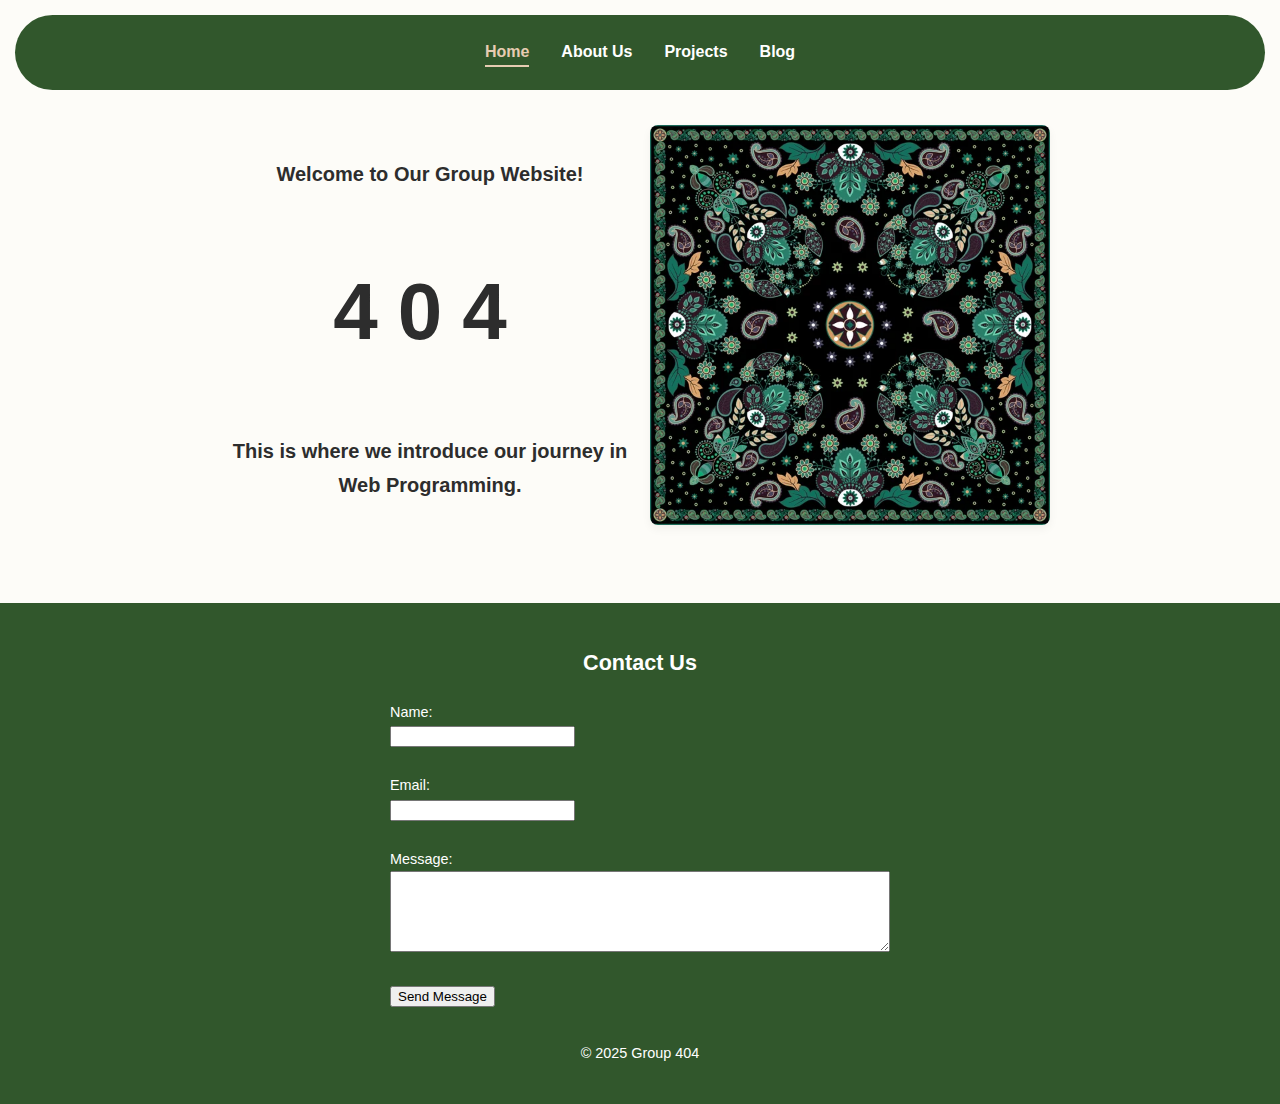
<file: index.html>
<!DOCTYPE html>
<html lang="en">
<head>
    <meta charset="UTF-8">
    <meta name="viewport" content="width=device-width, initial-scale=1.0">
    <title>404 | Home</title>
    <link rel="stylesheet" href="style.css">
</head>

<body>
    <div class="home-container">
        <header>
            <nav class="container">
              <a  class="active" href="index.html">Home</a>
              <a href="about.html">About Us</a>
              <a href="project.html">Projects</a>
              <div class="blog">
                <a href="#">Blog</a>
                <div class="blog-sublist">
                  <a href="blog-arinah.html">Arinah's Blog</a>
                  <a href="blog-farah.html">Farah's Blog</a>
                  <a href="blog-natasha.html">Natasha's Blog</a>
                </div>
              </div>
            </nav>
          </header>

        <main class="home">
            <section class="home-content">
                <div class="home-text">
                    <h2>Welcome to Our Group Website!</h2>
                    <h1>404</h1>
                    <h2>This is where we introduce our journey in Web Programming.</h2>
                </div>
                <div class="home-image">
                    <img src="/assets/batik.jpg" alt="Batik Motive" />
                </div>
            </section>
        </main>
    </div>

    <footer>
        <h2>Contact Us</h2>
        <form action="submit_form.php" method="POST" style="max-width: 500px; margin: auto; text-align: left;">
            <label for="name">Name:</label><br>
            <input type="text" id="name" name="name" required><br><br>

            <label for="email">Email:</label><br>
            <input type="email" id="email" name="email" required><br><br>

            <label for="message">Message:</label><br>
            <textarea id="message" name="message" rows="5" required style="width: 100%;"></textarea><br><br>

            <button type="submit">Send Message</button>
        </form>
        <p style="margin-top: 2rem;">&copy; 2025 Group 404</p>
    </footer>
</body>
</html>
</file>
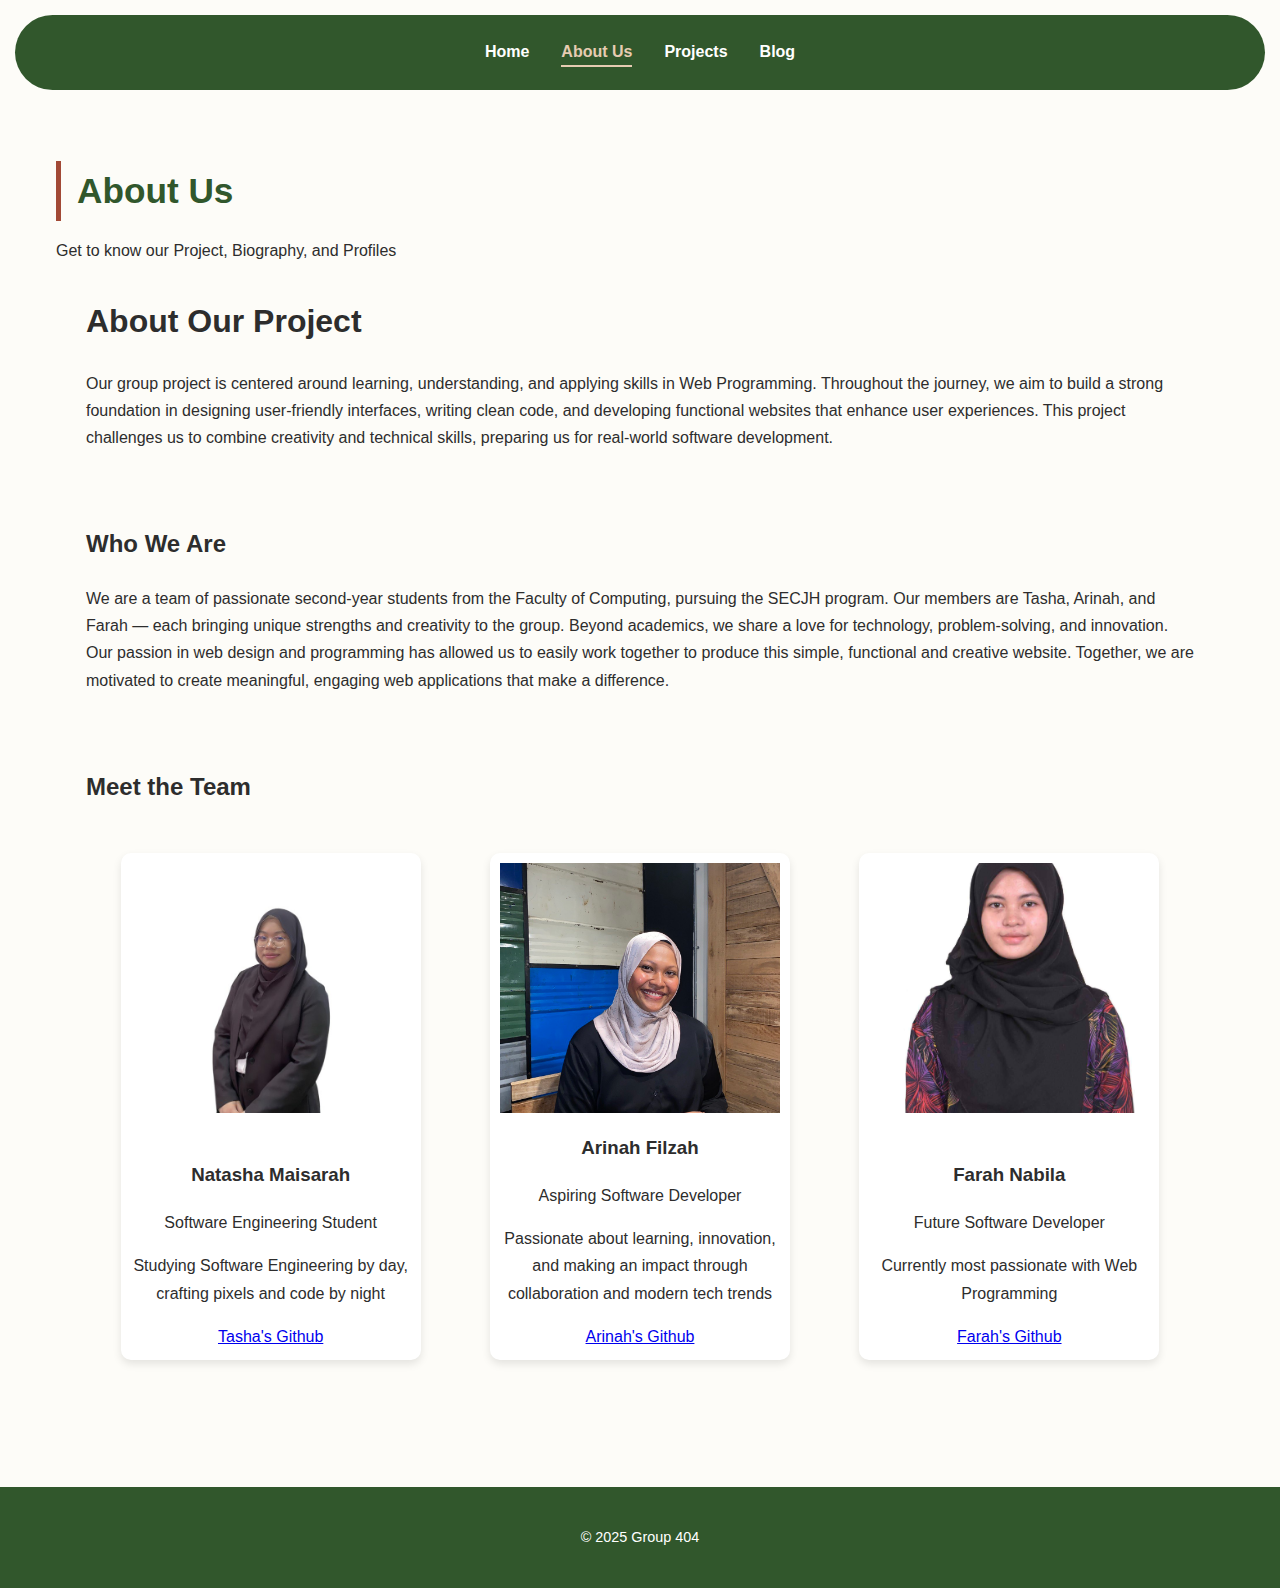
<file: about.html>
<!DOCTYPE html>
<html lang="en">
<head>
    <meta charset="UTF-8">
    <meta name="viewport" content="width=device-width, initial-scale=1.0">
    <title>About Us</title>
    <link rel="stylesheet" href="style.css">
</head>

<body>
    <!-- Shared Navigation -->
  <div class="project-container">
    <header>
        <nav class="container">
          <a href="index.html">Home</a>
          <a class="active" href="about.html">About Us</a>
          <a href="project.html">Projects</a>
          <div class="blog">
            <a href="#">Blog</a>
            <div class="blog-sublist">
              <a href="blog-arinah.html">Arinah's Blog</a>
              <a href="blog-farah.html">Farah's Blog</a>
              <a href="blog-natasha.html">Natasha's Blog</a>
            </div>
          </div>
        </nav>
      </header>

      <main class="container">
        <section>
          <h1 class="section-title">About Us</h1>
          <p>Get to know our Project, Biography, and Profiles</p>
        </section>
        
        <!-- Section 1: About -->
        <section id="about">
            <h1>About Our Project</h1>
            <p>
                Our group project is centered around learning, understanding, and applying skills in Web Programming. 
                Throughout the journey, we aim to build a strong foundation in designing user-friendly interfaces, writing clean code, 
                and developing functional websites that enhance user experiences. This project challenges us to combine creativity and technical skills, 
                preparing us for real-world software development.
            </p>
            <br>
        </section>
        
        <!-- Section 2: Our Biography -->
        <section id="biography">
            <h2>Who We Are</h2>
            <p>
                We are a team of passionate second-year students from the Faculty of Computing, pursuing the SECJH program.
                Our members are Tasha, Arinah, and Farah — each bringing unique strengths and creativity to the group. 
                Beyond academics, we share a love for technology, problem-solving, and innovation.
                Our passion in web design and programming has allowed us to easily work together to produce this simple, functional and creative website.
                Together, we are motivated to create meaningful, engaging web applications that make a difference.
            </p>
            <br>
        </section>
        
        <!-- Section 3: Our Profiles -->
        <section id="profiles">
            <h2>Meet the Team</h2>
            <div class="cards">
        
                <!-- Card 1: Tasha -->
                <div class="card2">
                    <img src="/assets/natasha.jpg" alt="Tasha's Profile Picture">
                    <div class="card-content">
                        <h3>Natasha Maisarah</h3>
                        <p>Software Engineering Student</p>
                        <p>Studying Software Engineering by day, crafting pixels and code by night</p>
                        <a href="https://github.com/natasha-maisarah" target="_blank">Tasha's Github</a>
                    </div>
                </div>
        
                <!-- Card 2: Arinah -->
                <div class="card2">
                    <img src="/assets/arinahfilzah.jpg" alt="Arinah's Profile Picture">
                    <div class="card-content">
                        <h3>Arinah Filzah</h3>
                        <p>Aspiring Software Developer</p>
                        <p>Passionate about learning, innovation, and making an impact through collaboration and modern tech trends</p>
                        <a href="https://github.com/arinahfilzah" target="_blank">Arinah's Github</a>
                    </div>
                </div>
        
                <!-- Card 3: Farah -->
                <div class="card2">
                    <img src="/assets/Farah.jpg" alt="Farah's Profile Picture">
                    <div class="card-content">
                        <h3>Farah Nabila</h3>
                        <p>Future Software Developer</p>
                        <p>Currently most passionate with Web Programming</p>
                        <a href="https://github.com/Farah-Nabila-bit" target="_blank">Farah's Github</a>
                    </div>
                </div>
        
            </div>
        </section>
      </main>

    <!-- Shared Footer -->
    <footer>
        <p>&copy; 2025 Group 404</p>
    </footer>
</body>
</html>
</file>
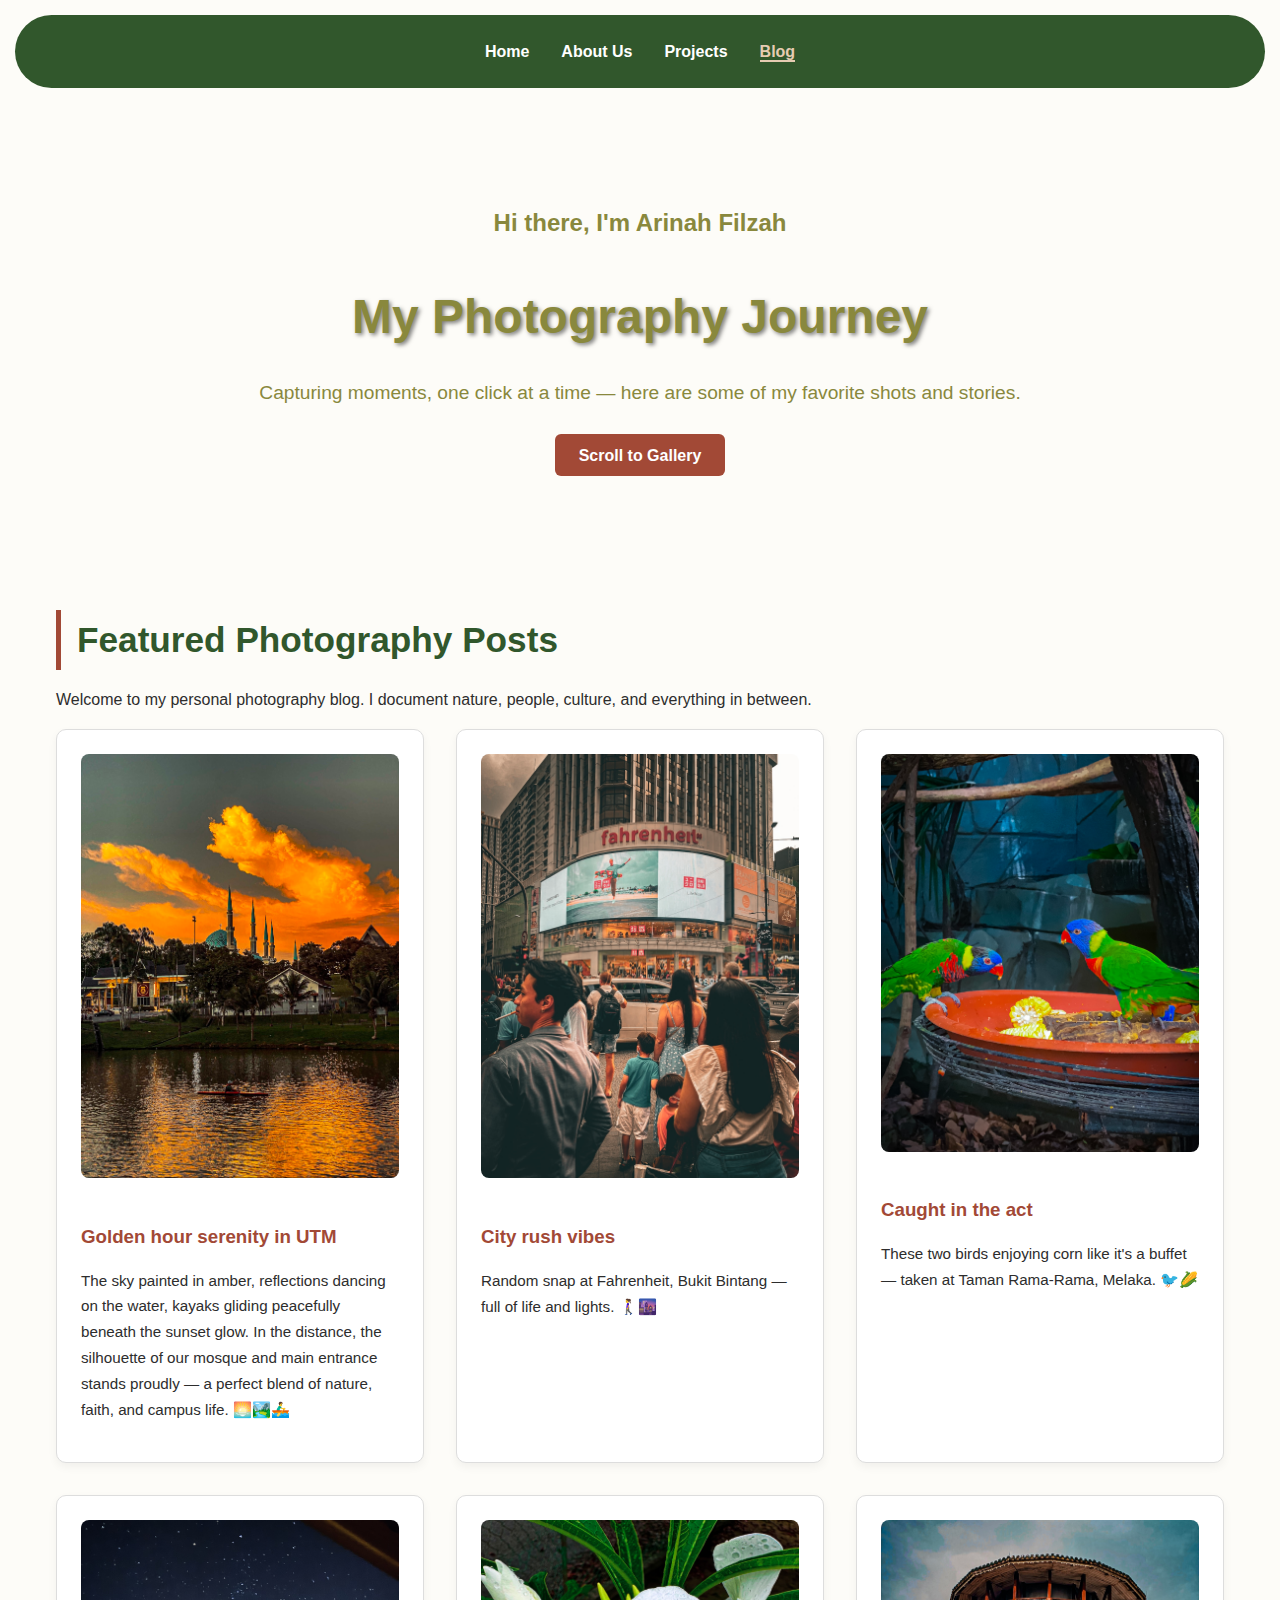
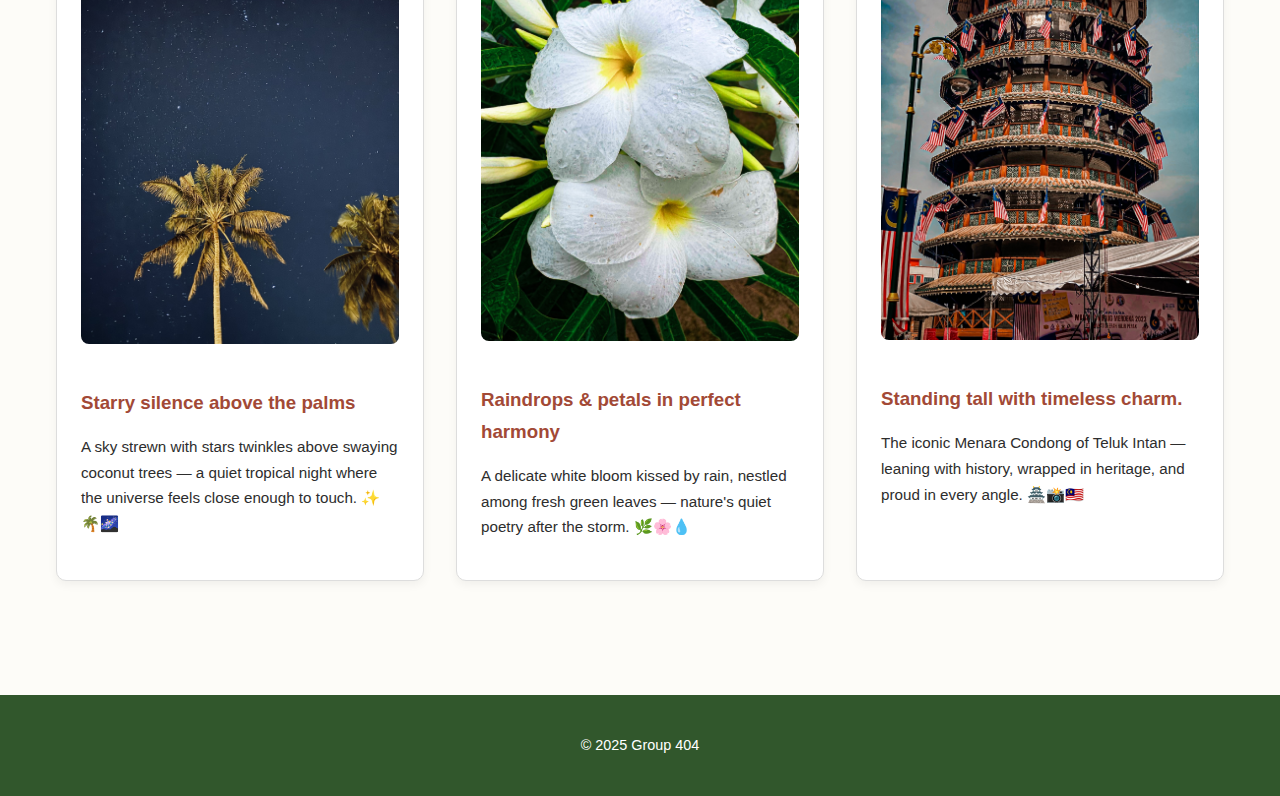
<file: blog-arinah.html>
<!DOCTYPE html>
<html lang="en">
<head>
  <meta charset="UTF-8" />
  <meta name="viewport" content="width=device-width, initial-scale=1.0"/>
  <title>My Photography Blog</title>
  <link rel="stylesheet" href="style.css" />
</head>
<body>

  <!-- Navigation -->
  <header>
    <nav class="container">
      <a href="index.html">Home</a>
      <a href="about.html">About Us</a>
      <a href="project.html">Projects</a>
      <div class="blog">
        <a class="active" href="#">Blog</a>
        <div class="blog-sublist">
          <a class="active" href="blog-arinah.html">Arinah's Blog</a>
          <a href="blog-farah.html">Farah's Blog</a>
          <a href="blog-natasha.html">Natasha's Blog</a>
        </div>
      </div>
    </nav>
  </header>

  <!-- Hero section (optional) -->
  <section class="hero">
    <h2> Hi there, I'm Arinah Filzah</h2>
    <h1>My Photography Journey</h1>
    <p>Capturing moments, one click at a time — here are some of my favorite shots and stories.</p>
    <a href="#gallery" class="btn">Scroll to Gallery</a>
  </section>

  <main class="container" id="gallery">
    <!-- Blog Intro -->
    <section>
      <h2 class="section-title">Featured Photography Posts</h2>
      <p>Welcome to my personal photography blog. I document nature, people, culture, and everything in between.</p>
    </section>

    <!-- Photo Blog Cards -->
    <section class="grid-3">
      <div class="card">
        <img src="/assets/sunsetutm.PNG" alt="Sunset in UTM" />
        <h3>Golden hour serenity in UTM</h3>
        <p>The sky painted in amber, reflections dancing on the water, kayaks gliding peacefully beneath the sunset glow. 
            In the distance, the silhouette of our mosque and main entrance stands proudly — a perfect blend of nature, faith, and campus life. 🌅🏞️🚣‍♂️</p>
      </div>

      <div class="card">
        <img src="/assets/bukitbintang.PNG" alt="Bukit Bintang" />
        <h3>City rush vibes</h3>
        <p>Random snap at Fahrenheit, Bukit Bintang — full of life and lights. 🚶‍♀️🌆</p>
      </div>

      <div class="card">
        <img src="/assets/lovebirds.PNG" alt="Love Birds" />
        <h3>Caught in the act</h3>
        <p>These two birds enjoying corn like it's a buffet — taken at Taman Rama-Rama, Melaka. 🐦🌽</p>
      </div>

      <div class="card">
        <img src="/assets/starrynight.JPG" alt="Starry Night" />
        <h3>Starry silence above the palms</h3>
        <p>A sky strewn with stars twinkles above swaying coconut trees — a quiet tropical night where 
          the universe feels close enough to touch. ✨🌴🌌</p>
      </div>

      <div class="card">
        <img src="assets/petals.PNG" alt="petals" />
        <h3>Raindrops & petals in perfect harmony</h3>
        <p>A delicate white bloom kissed by rain, nestled among fresh green leaves — nature's quiet poetry
          after the storm. 🌿🌸💧</p>
      </div>

      <div class="card">
        <img src="assets/menara.PNG" alt="Menara Condong" />
        <h3>Standing tall with timeless charm.</h3>
        <p>The iconic Menara Condong of Teluk Intan — leaning with history, wrapped in heritage, and proud in 
          every angle. 🏯📸🇲🇾</p>
      </div>
    </section>
  </main>

  <!-- Footer -->
  <footer>
    <p>&copy; 2025 Group 404</p>
  </footer>

</body>
</html>
</file>
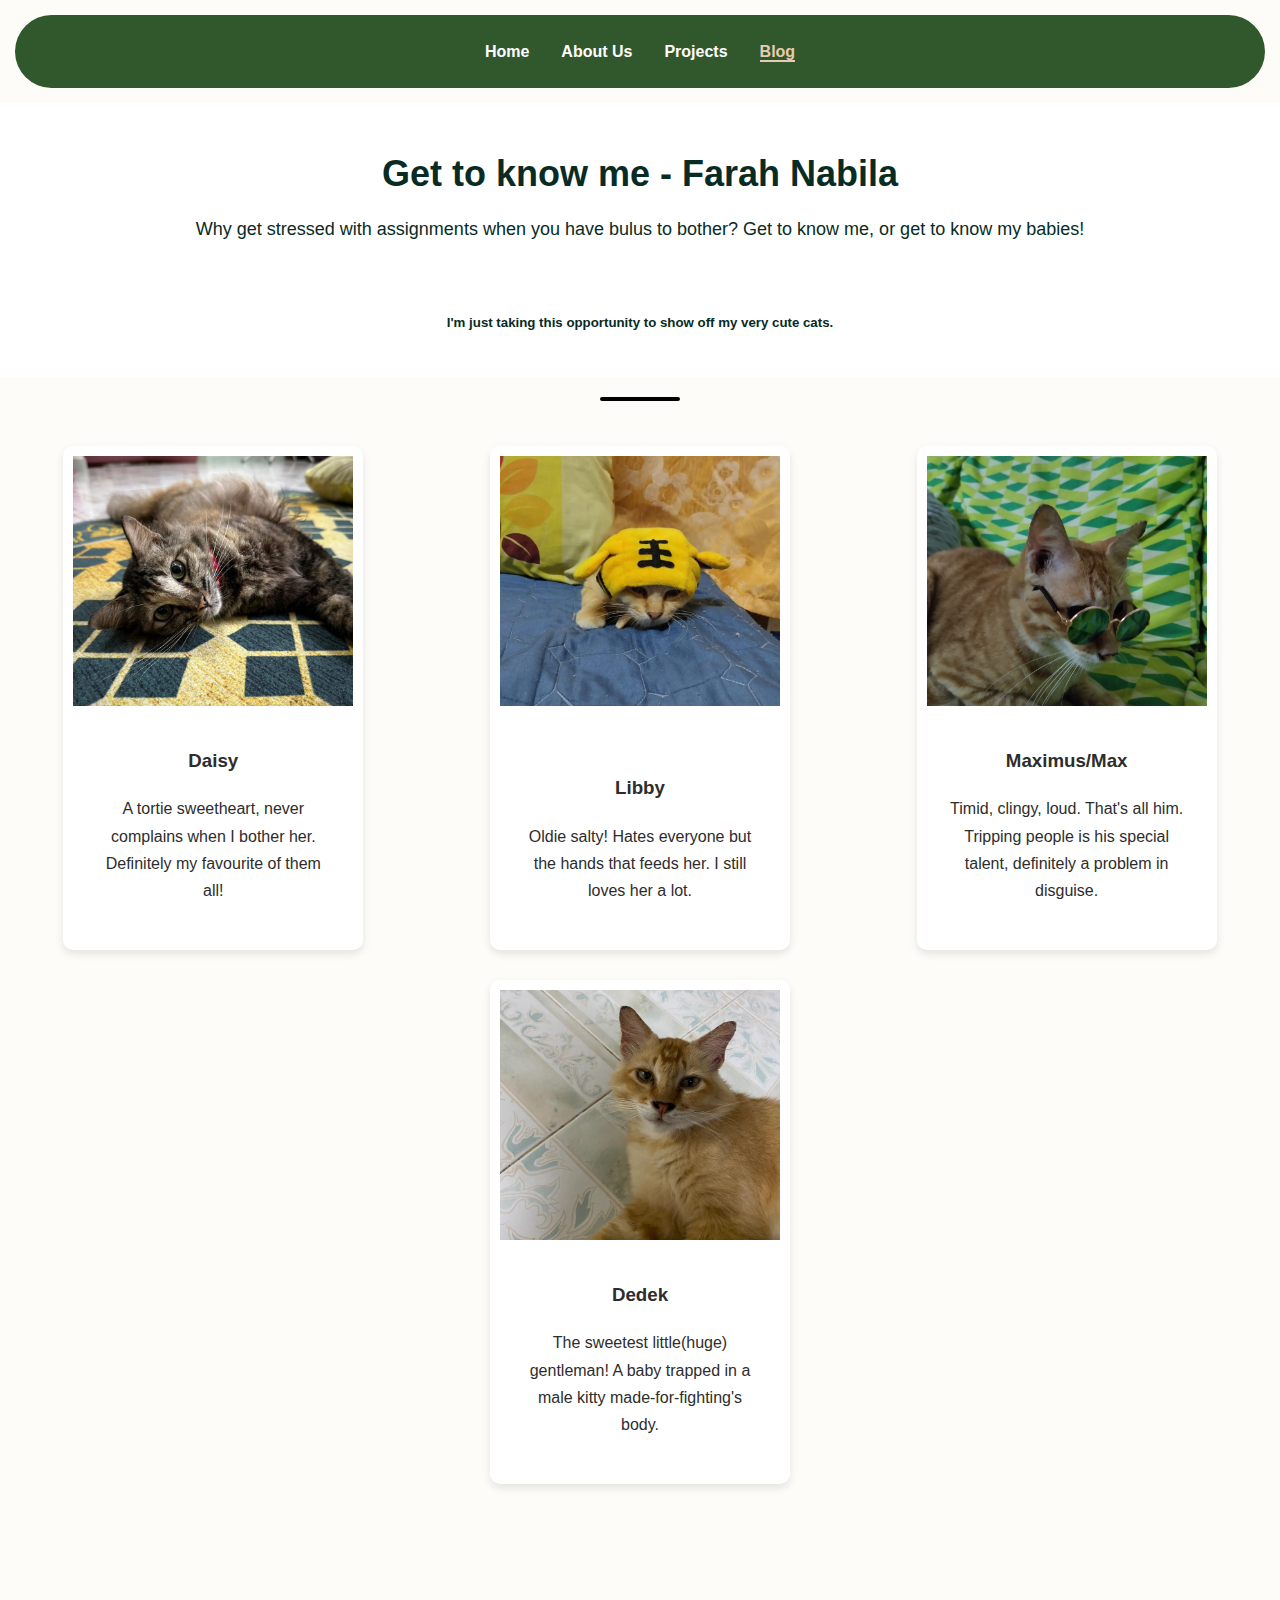
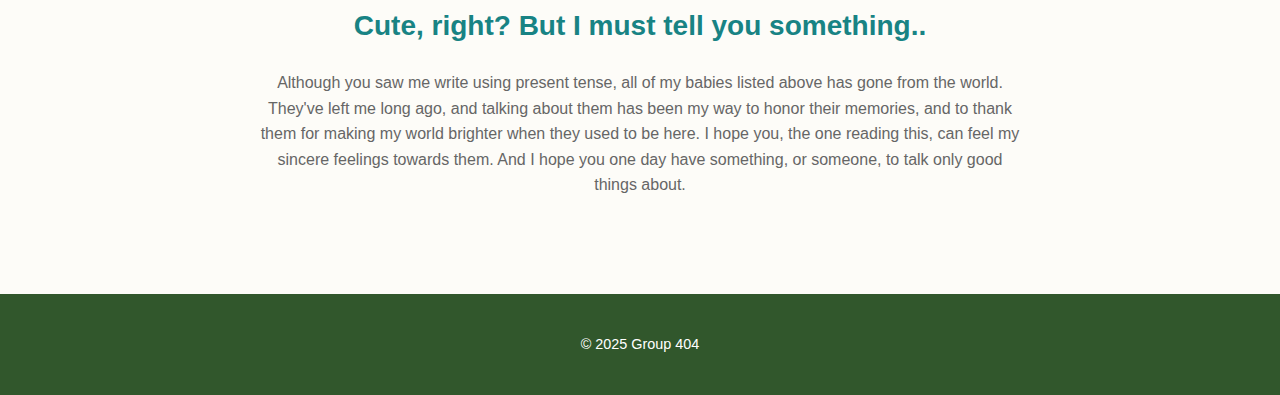
<file: blog-farah.html>
<!DOCTYPE html>
<html lang="en">
<head>
    <meta charset="UTF-8">
    <meta name="viewport" content="width=device-width, initial-scale=1.0">
    <title>Get to know my Cats</title>
    <link rel="stylesheet" href="style.css">
</head>
<body>
    <!-- Navigation -->
  <header>
    <nav class="container">
      <a href="index.html">Home</a>
      <a href="about.html">About Us</a>
      <a href="project.html">Projects</a>
      <div class="blog">
        <a href="#" class="active">Blog</a>
        <div class="blog-sublist">
          <a href="blog-arinah.html">Arinah's Blog</a>
          <a href="blog-farah.html">Farah's Blog</a>
          <a href="blog-natasha.html">Natasha's Blog</a>
        </div>
      </div>
    </nav>
  </header>

  <section class="fblog">
    <h1>Get to know me - Farah Nabila</h1>
    <p>Why get stressed with assignments when you have bulus to bother? Get to know me, or get to know my babies!</p>
    <br>
    <h5> I'm just taking this opportunity to show off my very cute cats.</h5>
  </section>

<div class="divider"></div>

<section class="cards">

    <!-- Card 1 -->
    <div class="card2">
        <img src="/assets/bulus1.jpg" alt="Bulus 1">
        <div class="card2-content">
            <h3>Daisy</h3>
            <p>A tortie sweetheart, never complains when I bother her. Definitely my favourite of them all!</p>
        </div>
    </div>

    <!-- Card 2 -->
    <div class="card2">
        <img src="/assets/bulus2.jpg" alt="Bulus 2">
        <div class="card2-content">
            <h3>Libby</h3>
            <p>Oldie salty! Hates everyone but the hands that feeds her. I still loves her a lot.</p>
        </div>
    </div>

    <!-- Card 3 -->
    <div class="card2">
        <img src="/assets/bulus3.jpg" alt="Bulus 3">
        <div class="card2-content">
            <h3>Maximus/Max</h3>
            <p>Timid, clingy, loud. That's all him. Tripping people is his special talent, definitely a problem in disguise.</p>
        </div>
    </div>

    <!-- Card 4 -->
    <div class="card2">
        <img src="/assets/bulus4.jpg" alt="Bulus 4">
        <div class="card2-content">
            <h3>Dedek</h3>
            <p>The sweetest little(huge) gentleman! A baby trapped in a male kitty made-for-fighting's body.</p>
        </div>
    </div>

</section>
<section class="final-note">
    <h2>Cute, right? But I must tell you something..</h2>
    <p>Although you saw me write using present tense, all of my babies listed above has gone from the world. 
        They've left me long ago, and talking about them has been my way to honor their memories, and to thank them for making my world brighter when they used to be here. 
        I hope you, the one reading this, can feel my sincere feelings towards them. And I hope you one day have something, or someone, to talk only good things about.
    </p>
</section>

    <!-- Shared Footer -->
    <footer>
      <p>&copy; 2025 Group 404</p>
  </footer>
</body>
</html>
</file>
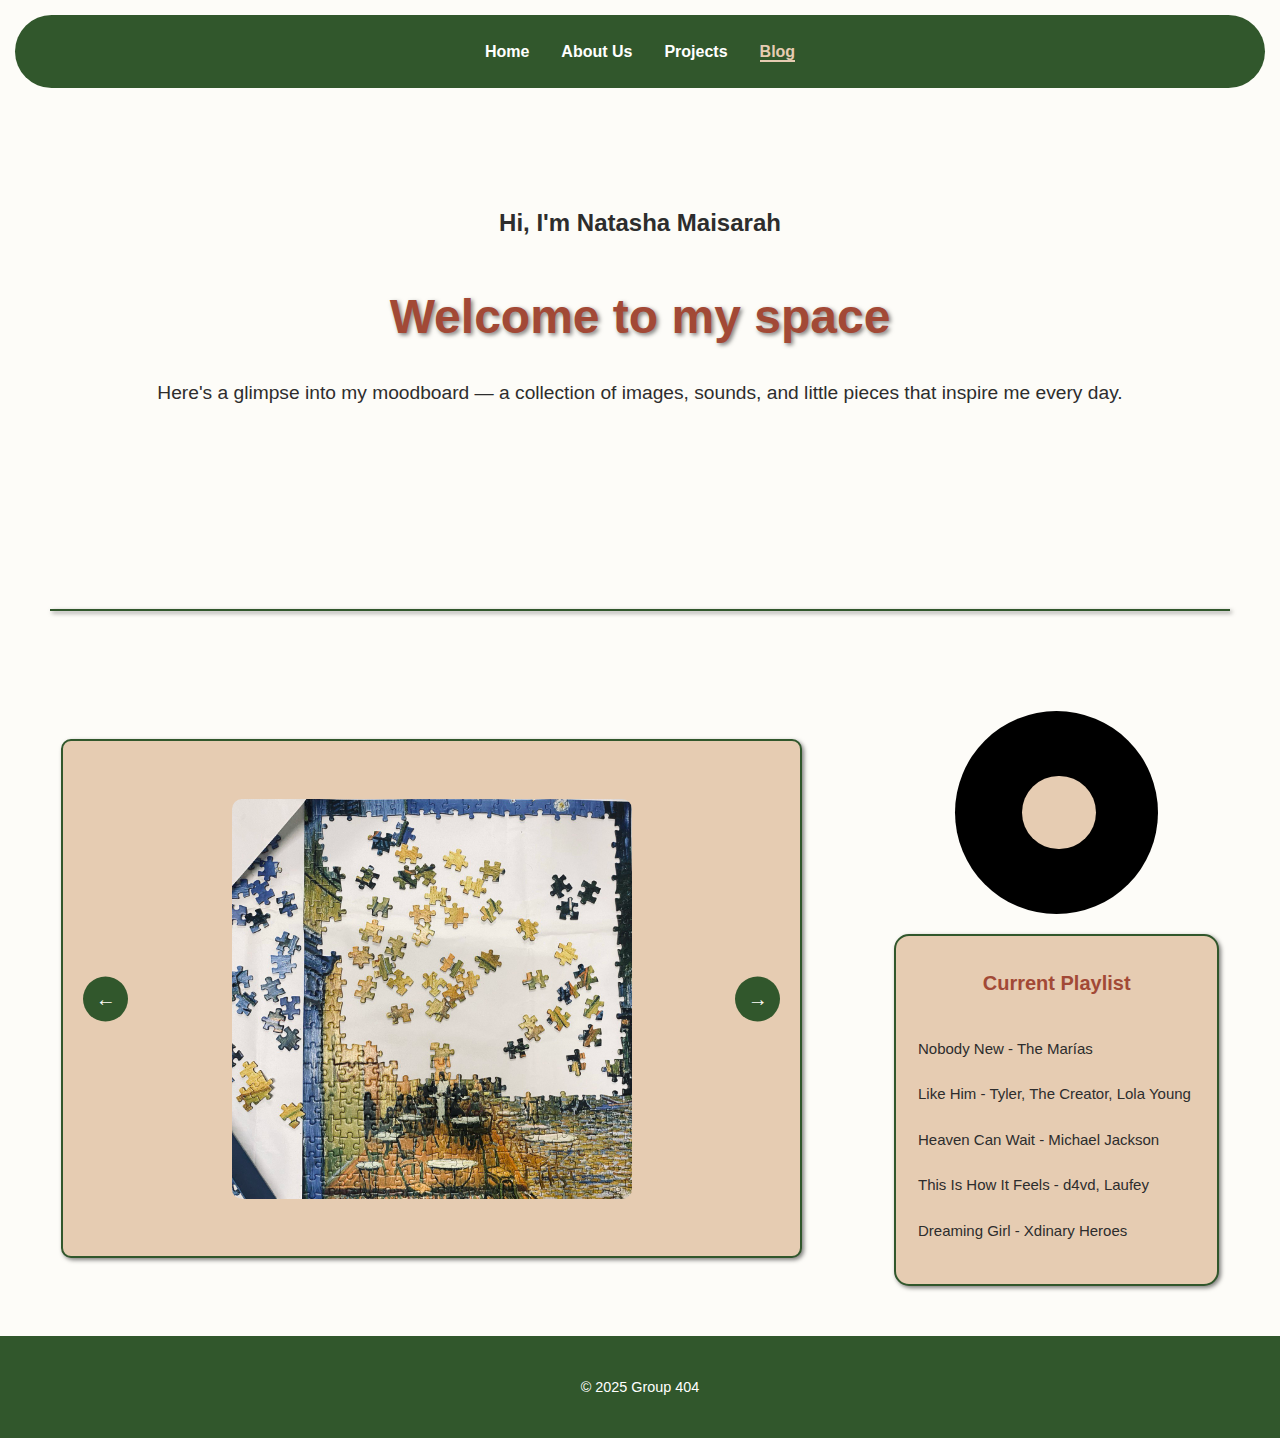
<file: blog-natasha.html>
<!DOCTYPE html>
<html lang="en">
<head>
    <meta charset="UTF-8">
    <meta name="viewport" content="width=device-width, initial-scale=1.0">
    <title>404 | Natasha's Blog</title>
    <link rel="stylesheet" href="style.css">
    <script type="text/javascript" src="script.js"></script>
</head>

<body>
    <header>
        <nav class="container">
          <a href="index.html">Home</a>
          <a href="about.html">About Us</a>
          <a href="project.html">Projects</a>
          <div class="blog">
            <a class="active" href="#">Blog</a>
            <div class="blog-sublist">
              <a href="blog-arinah.html">Arinah's Blog</a>
              <a href="blog-farah.html">Farah's Blog</a>
              <a class="active" href="blog-natasha.html">Natasha's Blog</a>
            </div>
          </div>
        </nav>
      </header>

      <main>
        <section class="pro-natasha">
            <h2>Hi, I'm Natasha Maisarah</h2>
            <h1>Welcome to my space</h1>
            <p>Here's a glimpse into my moodboard — a collection of images, sounds, and little pieces that inspire me every day.</p>
        </section>

        <div class="n-divider"></div>
        
        <div class="moodboard-container">
            <div class="pic-frame">
              <button class="img-btn prev-btn" onclick="prevImage()">&#8592;</button>
              <img id="gallery-image" src="/assets/jigsaw.jpg" alt="Jigsaw Puzzle">
              <button class="img-btn next-btn" onclick="nextImage()">&#8594;</button>
            </div>
            
            <div class="outer-circle" onclick="openSpotify();">
                .<div class="inner-circle"></div>
            </div>
            
            <div class="current-playlist">
              <h3>Current Playlist</h3>
              <ul class="song-list">
                <li><a href="https://www.youtube.com/watch?v=nTejAxg7byc" target="_blank">Nobody New - The Marías</a></li>
                <li><a href="https://www.youtube.com/watch?v=dgUHE8wWhiE" target="_blank">Like Him - Tyler, The Creator, Lola Young</a></li>
                <li><a href="https://www.youtube.com/watch?v=TDVlDUAIz5k" target="_blank">Heaven Can Wait - Michael Jackson</a></li>
                <li><a href="https://www.youtube.com/watch?v=KFNfB1-sI3g" target="_blank">This Is How It Feels - d4vd, Laufey</a></li>
                <li><a href="https://www.youtube.com/watch?v=_FY2_jn6l_E" target="_blank">Dreaming Girl - Xdinary Heroes</a></li>
              </ul>
            </div>

          </div>
      </main>

    <!-- Shared Footer -->
    <footer>
      <p>&copy; 2025 Group 404</p>
  </footer>
</body>
</html>
</file>
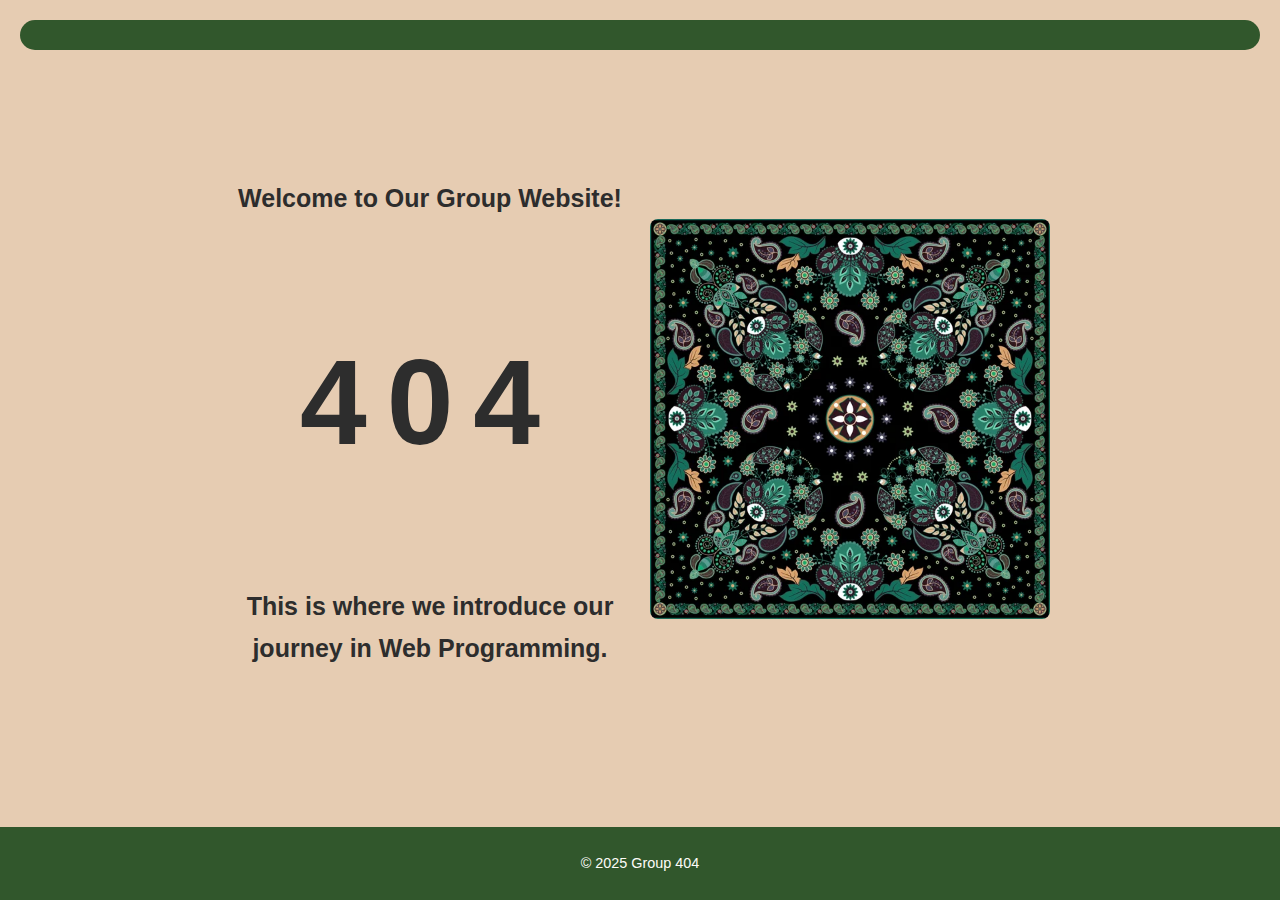
<file: home.html>
<!DOCTYPE html>
<html lang="en">
<head>
    <meta charset="UTF-8">
    <meta name="viewport" content="width=device-width, initial-scale=1.0">
    <title>404 | Home</title>
    <link rel="stylesheet" href="style.css">
    <style>

        body {
            font-family: 'Trebuchet MS', 'Lucida Sans Unicode', 'Lucida Grande', 'Lucida Sans', Arial, sans-serif;
            background-color: #e6ccb2;
        }

        .home-container {
            display: flex;
            flex-direction: column;
            min-height: 100vh;
        }

        header {
            margin: 20px;
            border-radius: 100px;
            background-color: #31572c;
            color: white;
            padding: 15px 0;
        }

        nav ul {
            list-style-type: none;
            margin: 0;
            padding: 0;
            display: flex;
            justify-content: center;
        }

        nav ul li {
            margin: 0 15px;
        }

        nav ul li a {
            color: #fdfcf8;
            text-decoration: none;
            font-size: 18px;
        }

        nav ul li a:hover {
            color: #a24936;
        }

        nav ul li a.active {
            color: #a24936;
        }

        main {
            flex: 1; /* Takes up remaining space between header and footer */
            display: flex;
            justify-content: center;
            align-items: center;
            padding: 20px;
        }

        .content {
            display: flex;
            justify-content: center;
            align-items: center;
            gap: 20px;
            text-align: center;
        }

        .text {
            max-width: 400px;
        }

        .text h2 {
            font-size: 25px;
        }

        .text h1 {
            font-size: 120px;
            letter-spacing: 20px;
        }

        .image img {
        max-width: 400px;
        border-radius: 8px;
        }

        footer {
            background-color: #31572c;
            color: #fdfcf8;
            text-align: center;
            padding: 10px 0;
        }

    </style>
</head>
<body>
    <div class="home-container">
        <header>

        </header>

        <main>
            <section class="content">
                <div class="text">
                    <h2>Welcome to Our Group Website!</h2>
                    <h1>404</h1>
                    <h2>This is where we introduce our journey in Web Programming.</h2>
                </div>
                <div class="image">
                    <img src="batik.jpg" alt="Batik Motive" />
                </div>
            </section>
        </main>

        <footer>
            <p>&copy; 2025 Group 404</p>
        </footer>
    </div>
</body>
</html>
</file>
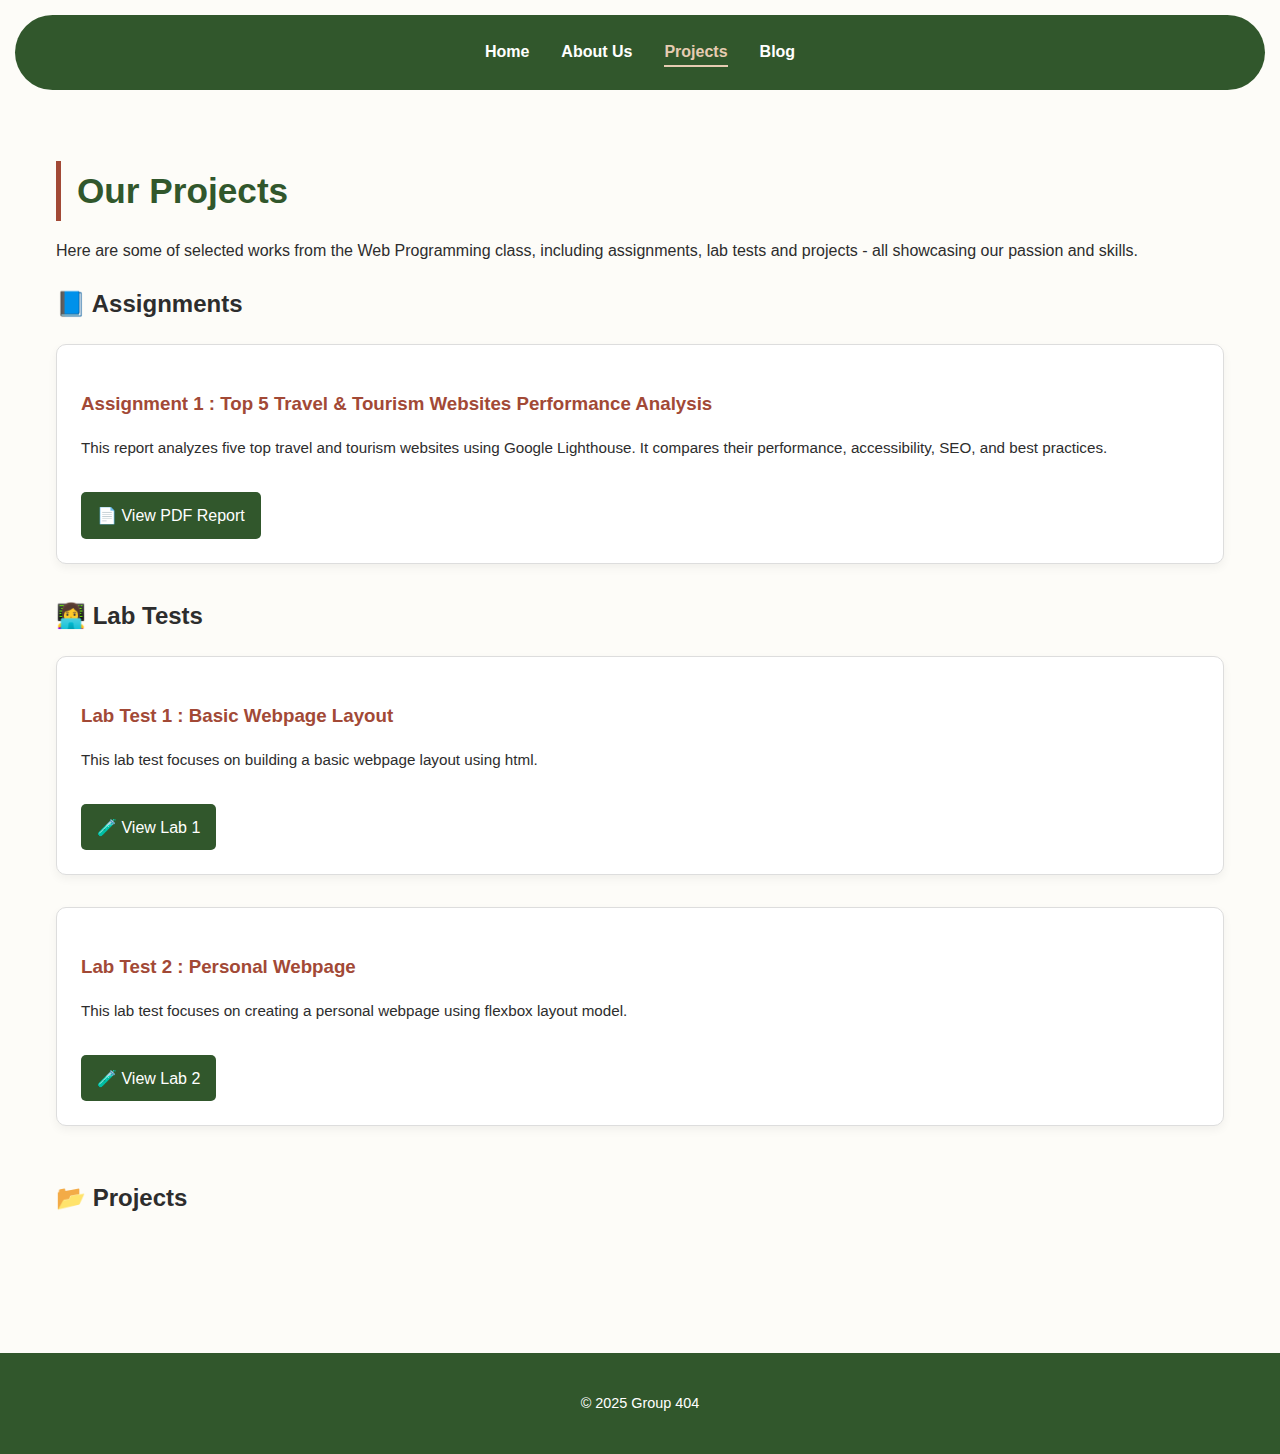
<file: project.html>
<!DOCTYPE html>
<html lang="en">
<head>
  <meta charset="UTF-8" />
  <meta name="viewport" content="width=device-width, initial-scale=1.0" />
  <title>My Projects</title>
  <link rel="stylesheet" href="style.css" />
  <script type="text/javascript" src="script.js"></script>
</head>
<body>

  <!-- Shared Navigation -->
  <header>
    <nav class="container">
      <a href="index.html">Home</a>
      <a href="about.html">About Us</a>
      <a class="active" href="project.html">Projects</a>
      <div class="blog">
        <a href="#">Blog</a>
        <div class="blog-sublist">
          <a href="blog-arinah.html">Arinah's Blog</a>
          <a href="blog-farah.html">Farah's Blog</a>
          <a href="blog-natasha.html">Natasha's Blog</a>
        </div>
      </div>
    </nav>
  </header>

  <main class="container">
    <section>
      <h1 class="section-title">Our Projects</h1>
      <p>Here are some of selected works from the Web Programming class, including assignments, lab tests and projects - all showcasing our passion and skills.</p>
    </section>

    <!-- Assignments -->
    <section class="project-section">
      <h2>📘 Assignments</h2>

    <section class="grid-3">
      <div class="card">
        <h3>Assignment 1 : Top 5 Travel & Tourism Websites Performance Analysis</h3>
        <p>This report analyzes five top travel and tourism websites using Google Lighthouse. It compares their performance, accessibility, SEO, and best practices.</p>
        <a href="/assets/assignment1.pdf" class="btn" target="_blank">📄 View PDF Report</a>
      </div>
    </section>

    <!-- Lab Tests -->
      <h2>👩‍💻 Lab Tests</h2>

    <section class="grid-3">
      <div class="card">
        <h3>Lab Test 1 : Basic Webpage Layout</h3>
        <p>This lab test focuses on building a basic webpage layout using html.</p>
        <a href="/assets/lab1.html" class="btn" target="_blank">🧪 View Lab 1</a>
      </div>
    </section>

    <section class="grid-3">
      <div class="card">
        <h3>Lab Test 2 : Personal Webpage</h3>
        <p>This lab test focuses on creating a personal webpage using flexbox layout model.</p>
        <a href="/assets/lab2.html" class="btn" target="_blank">🧪 View Lab 2</a>
      </div>
    </section>

    <!-- Projects -->
    <section class="grid-3">
      <h2>📂 Projects</h2>
    </section>
    </section>
  </main>

  <!-- Shared Footer -->
  <footer>
    <p>&copy; 2025 Group 404</p>
  </footer>
</body>
</html>
</file>
<file: style.css>
/*Body, header, footer */
* {
    box-sizing: border-box;
  }
  
  :root {
    --primary: #31572c;      /* deep green */
    --secondary: #a24936;    /* maroon/red clay */
    --accent: #e6ccb2;       /* warm beige */
    --background: #fdfcf8;   /* light cream */
    --text: #2d2d2d;
    --hover: #52734d;
  }
     
  header {
    margin: 15px;
    border-radius: 100px;
    padding: 8px 0;
    background-color: var(--primary);
  }
  
  nav {
    margin: 0;
    padding: 0;
    display: flex;
    justify-content: center;
    gap: 2rem;
  }

  nav.container {
    padding: 15px;
  }
  
  nav a {
    color: #fff;
    text-decoration: none;
    font-weight: 600;
    transition: color 0.3s ease;
  }
  
  nav a:hover,
  nav a.active {
    color: var(--accent);
    border-bottom: 2px solid var(--accent);
  }

  .blog {
    position: relative;
    display: inline-block;
    }

    .blog-sublist {
    display: none;
    position: absolute;
    background-color: var(--primary);
    min-width: 180px;
    z-index: 1;
    border-radius: 5px;
    }

    .blog-sublist a {
    color: white;
    padding: 10px 15px;
    display: block;
    text-decoration: none;
    }

    .blog-sublist a:hover {
    background-color: var(--hover);
    }

    .blog:hover .blog-sublist {
    display: block;
    }

    body {
      height: 100%;
      margin: 0;
      padding: 0;
      font-family: 'Segoe UI', sans-serif;
      background-color: var(--background);
      color: var(--text);
      line-height: 1.7;
      font-size: 16px;
    }

  main {
    flex: 1;
  }

footer {
  background-color: var(--primary);
  color: #fff;
  text-align: center;
  padding: 1.5rem 0;
  font-size: 0.9rem;
  margin-top: 50px;
}

/* Home */
  main.home {
    flex: 1;
    display: flex;
    justify-content: center;
    align-items: center;
    padding: 20px;
}

.home-content {
    display: flex;
    justify-content: center;
    align-items: center;
    gap: 20px;
    text-align: center;
}

.home-text {
    max-width: 400px;
    padding: 0;
  }

.home-text h2 {
    font-size: 20px;
}

.home-text h1 {
    font-size: 80px;
    letter-spacing: 20px;
}

.home-image img {
  max-width: 400px;
  border-radius: 8px;
  transition: transform 0.3s ease, box-shadow 0.3s ease;
  box-shadow: 0 4px 10px rgba(0,0,0,0.05);
}

.home-image img:hover {
  transform: scale(1.1);
  box-shadow: 2 8px 16px rgba(0,0,0,0.1);
}

/* Arinah's Blog */
.container {
    max-width: 1200px;
    margin: auto;
    padding: 2rem 1rem;
  }

  .hero {
    text-align: center;
    padding: 5rem 1rem;
    background-size: cover;
    background-position: center;
    color: rgb(137, 136, 61);
  }
  
  .hero h1 {
    font-size: 3rem;
    margin-bottom: 1rem;
    text-shadow: 2px 2px 4px rgba(0,0,0,0.5);
  }
  
  .hero p {
    font-size: 1.2rem;
    margin-bottom: 2rem;
  }
  
  .hero .btn {
    padding: 0.8rem 1.5rem;
    background-color: var(--secondary);
    color: white;
    border: none;
    text-decoration: none;
    border-radius: 6px;
    font-weight: bold;
    transition: background 0.3s ease;
  }
  
  .hero .btn:hover {
    background-color: var(--hover);
  }
  
  .section-title {
    font-size: 2.2rem;
    margin-bottom: 1rem;
    color: var(--primary);
    border-left: 5px solid var(--secondary);
    padding-left: 1rem;
  }
  
  /* Projects */
  .grid-3 {
    display: grid;
    grid-template-columns: repeat(auto-fit, minmax(280px, 1fr));
    gap: 2rem;
    margin-bottom: 2rem;
  }
  
  .card {
    background-color: #fff;
    border: 1px solid #ddd;
    padding: 1.5rem;
    border-radius: 10px;
    transition: transform 0.3s ease, box-shadow 0.3s ease;
    box-shadow: 0 4px 10px rgba(0,0,0,0.05);
  }
  
  .card:hover {
    transform: translateY(-8px);
    box-shadow: 0 8px 16px rgba(0,0,0,0.1);
  }
  
  .card img {
    width: 100%;
    border-radius: 8px;
    margin-bottom: 1rem;
  }
  
  .card h3 {
    color: var(--secondary);
    margin-bottom: 0.5rem;
  }
  
  .card p {
    font-size: 0.95rem;
  }
  
  .card .btn {
    margin-top: 1rem;
    display: inline-block;
    background-color: var(--primary);
    color: white;
    padding: 0.6rem 1rem;
    text-decoration: none;
    border-radius: 5px;
    transition: background 0.3s ease;
  }
  
  .card .btn:hover {
    background-color: var(--hover);
  }
  
  /* Natasha's Blog */
  .n-divider {
    margin: 100px 50px 100px 50px;
    border-top: 2px solid var(--primary);
    box-shadow: 2px 2px 4px rgba(0,0,0,0.5);
}

.pro-natasha {
    text-align: center;
    padding: 5rem 1rem;
    background-size: cover;
    background-position: center;
    color: var(--text);
    margin: auto;
  }
  
  .pro-natasha h1 {
    font-size: 3rem;
    margin-bottom: 1rem;
    text-shadow: 2px 2px 4px rgba(0,0,0,0.5);
    color: var(--secondary);
  }
  
  .pro-natasha p {
    font-size: 1.2rem;
  }

.moodboard-container {
  display: grid;
  grid-template-columns: repeat(3, 1fr);
  gap: 10px;
  margin: 20px;
}

.moodboard-container > div {
  text-align: center;
  padding: 10px;
}

.pic-frame {
  position: relative;
  grid-column: span 2;
  grid-row: span 2;
  width: 90%;
  height: 90%;
  margin: auto;
  border-radius: 10px;
  background-color: var(--accent);
  box-shadow: 2px 2px 4px rgba(0,0,0,0.5);
  border: 2px solid var(--primary);
  display: flex;
  align-items: center;
  justify-content: center;
  overflow: hidden;
}

.pic-frame img {
    max-width: 100%;
    max-height: 400px;
    object-fit: cover;
    border-radius: 10px;
    margin: auto;
}

.img-btn {
  position: absolute;
  top: 50%;
  transform: translateY(-50%);
  width: 45px;
  height: 45px;
  background-color: var(--primary);
  color: var(--background);
  border: none;
  border-radius: 50%;
  cursor: pointer;
  font-size: 20px;
  display: flex;
  align-items: center;
  justify-content: center;
  transition: background-color 0.3s ease;
  z-index: 2;
}

.img-btn:hover {
  background-color: var(--hover);
}

.prev-btn {
  left: 20px;
}

.next-btn {
  right: 20px;
}

.outer-circle {
  border-radius: 50%;
  width: 50%;
  aspect-ratio: 1/1;
  margin: auto;
  margin-top: 0;
  margin-bottom: 10px;
  display: flex;
  align-items: center;
  justify-content: center;
  background-color: black;
  color: black;
}

.outer-circle:hover {
  cursor: pointer;
  animation: spin 1s linear infinite;
}

@keyframes spin {
  to {
    transform: rotate(360deg);
  }
}

.inner-circle {
  border-radius: 100%;
  width: 40%;
  height: 40%;
  margin: auto;
  background-color: var(--accent);
  box-shadow: 0 0 10px rgba(0,0,0,0.3);
}

.current-playlist {
  background-color: var(--accent);
  box-shadow: 2px 2px 4px rgba(0,0,0,0.5);
  border: 2px solid var(--primary);
  border-radius: 15px;
  margin: auto;
  padding: 10px;
  display: flex;
  flex-direction: column;
  align-items: flex-start;
  justify-content: center;
  width:80%;
}

.current-playlist h3 {
  font-size: 20px;
  color: var(--secondary);
  margin-bottom: 15px;
  text-align: center;
  width: 100%;
}

ul.song-list {
  width: 100%;
  padding-left: 0;
}

ul.song-list li {
  list-style-type: none;
  font-size: 15px;
  margin-bottom: 10px;
  padding: 5px 12px;
  border-radius: 8px;
  transition: background-color 0.3s ease;
}

ul.song-list li:hover {
  background-color: var(--hover);
  color: var(--background);
}

ul.song-list li a {
  text-decoration: none;
  color: var(--text);
  display: block;
  width: 100%;
  text-align: left;
}
  
  /* Responsive Tweaks */
  @media (max-width: 768px) {
    nav {
      flex-direction: row;
      align-items: center;
      gap: 1rem;
    }

    nav.container {
      padding: 10px;
    }
  
    .hero h1 {
      font-size: 2.2rem;
    }
  
    .section-title {
      font-size: 1.8rem;
    }
  }

/*About*/
header .logo {
  font-size: 40px;
  font-weight: bold;
  color: #ddd;
  text-align: center;
}

.cards {
  display: flex;
  justify-content: space-around;
  flex-wrap: wrap;
  margin-top: 30px;
}

.card2 {
  background: white;
  width: 300px;
  margin: 15px;
  padding: 10px;
  border-radius: 10px;
  overflow: hidden;
  box-shadow: 0 4px 8px rgba(0,0,0,0.1);
  text-align: center;
  transition: transform 0.3s;
  display: flex;
  flex-direction: column;
  justify-content: space-between;
}
.card2:hover {
  transform: translateY(-5px);
}
.card2 img {
  width: 100%;
  height: 250px;
  object-fit: cover;
}
.card2-content {
  padding: 20px;
}
.card2-content a {
  display: inline-block;
  margin-top: 10px;
  padding: 8px 15px;
  background-color: #333;
  color: white;
  text-decoration: none;
  border-radius: 5px;
  font-weight: bold;
  transition: background-color 0.3s;
}
.card2-content a:hover {
  background-color: #555;
}

#about, #biography, #profiles {
  margin: 30px;
}

/*Farah's blog*/

.fblog{
  background: #ffffff;
  color: rgb(8, 43, 36);
  text-align: center;
  padding: 40px 20px 20px 20px;
}
.fblog h1{
  margin: 0;
  font-size: 36px;
}
.fblog p{
  margin-top: 10px;
  font-size: 18px;
}
.divider{
  width: 80px;
  height: 4px;
  background: #000000;
  margin: 20px auto;
  border-radius: 2px;
}
.final-note {
  max-width: 800px;
  margin: 60px auto;
  padding: 20px;
  text-align: center;
  color: #555;
}
.final-note h2 {
  font-size: 28px;
  color: #188384;
  margin-bottom: 20px;
}
.final-note p {
  font-size: 16px;
  line-height: 1.6;
  color: #666;
}
</file>
